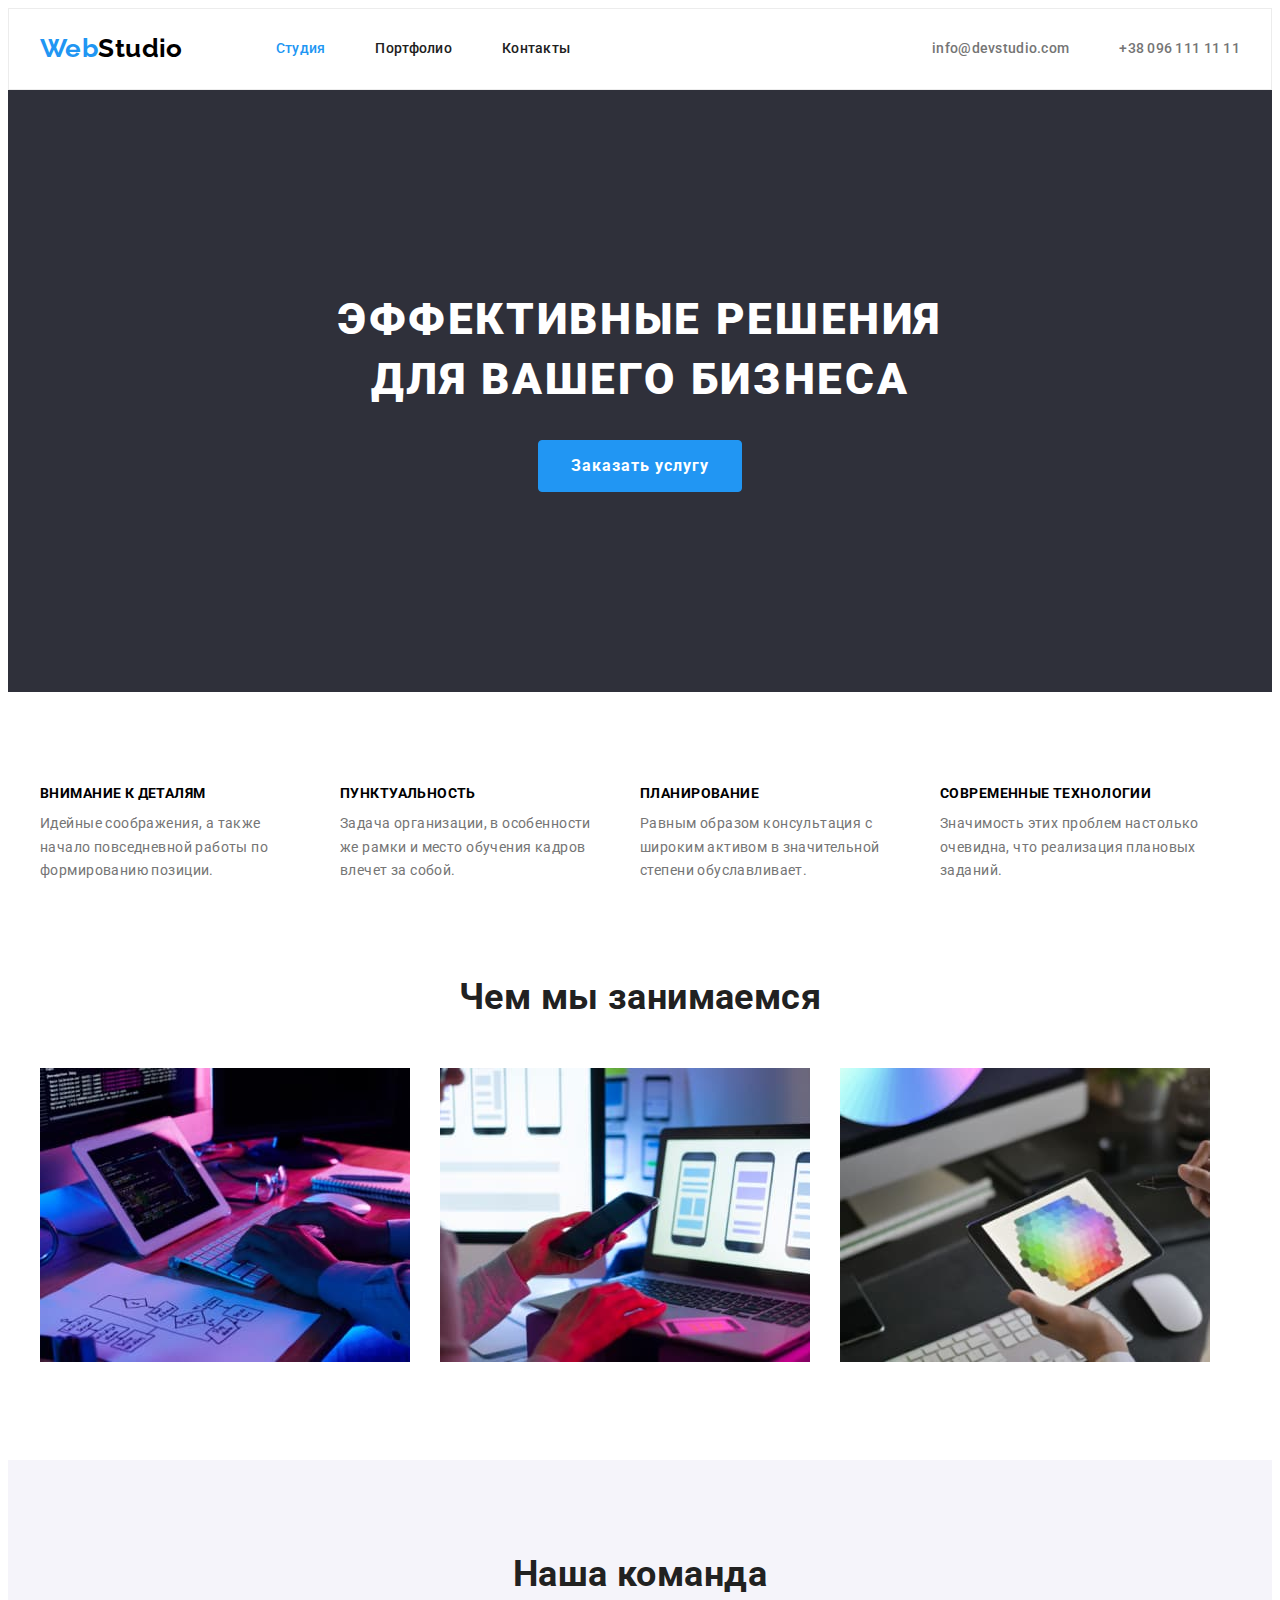
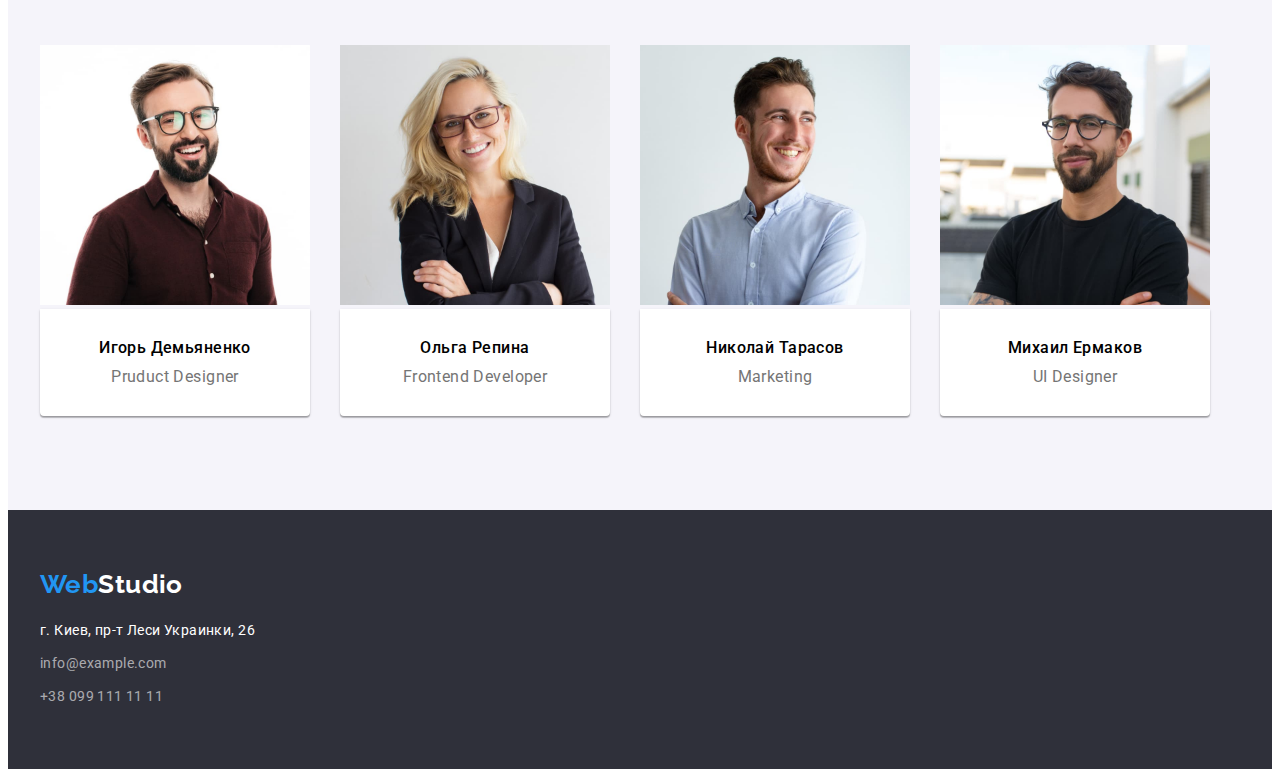
<file: index.html>
<!DOCTYPE html>
<html lang="ru">
  <head>
    <meta charset="UTF-8" />
    <meta http-equiv="X-UA-Compatible" content="IE=edge" />
    <meta name="viewport" content="width=device-width, initial-scale=1.0" />
    <title>Студия</title>
    <link rel="preconnect" href="https://fonts.googleapis.com" />
    <link rel="preconnect" href="https://fonts.gstatic.com" crossorigin />
    <link
      href="https://fonts.googleapis.com/css2?family=Raleway:wght@700&family=Roboto:wght@400;500;700;900&display=swap"
      rel="stylesheet"
    />
    <link
      rel="stylesheet"
      href="https://cdnjs.cloudflare.com/ajax/libs/modern-normalize/1.1.0/modern-normalize.min.css"
      integrity="sha512-wpPYUAdjBVSE4KJnH1VR1HeZfpl1ub8YT/NKx4PuQ5NmX2tKuGu6U/JRp5y+Y8XG2tV+wKQpNHVUX03MfMFn9Q=="
      crossorigin="anonymous"
      referrerpolicy="no-referrer"
    />
    <link rel="stylesheet" href="./css/styles.css" />
  </head>
  <body>
    <header class="header">
      <div class="conteiner">
        <a class="logo" href="./index.html"><span class="accent">Web</span>Studio</a>
        <nav>
          <ul class="nav-menu list">
            <li class="item"><a class="nav-link current" href="./index.html">Студия</a></li>
            <li class="item"><a class="nav-link" href="./portfolio.html">Портфолио</a></li>
            <li class="item"><a class="nav-link" href="./contacts.html">Контакты</a></li>
          </ul>
        </nav>
        <ul class="contact list">
          <li class="item">
            <a class="contact-link" href="mailto:info@devstudio.com">info@devstudio.com</a>
          </li>
          <li class="item">
            <a class="contact-link" href="tel:+380961111111">+38 096 111 11 11</a>
          </li>
        </ul>
      </div>
    </header>
    <main class="page">
      <section class="hero">
        <div class="conteiner">
          <h1 class="hero-title">Эффективные решения для вашего бизнеса</h1>
          <button class="btn" type="button">Заказать услугу</button>
        </div>
      </section>
      <section class="section">
        <div class="conteiner">
          <h2 hidden class="section-title">Особенности</h2>
          <ul class="features list">
            <li class="item">
              <h3 class="title">Внимание к деталям</h3>
              <p class="section-text">
                Идейные соображения, а также начало повседневной работы по формированию позиции.
              </p>
            </li>
            <li class="item">
              <h3 class="title">Пунктуальность</h3>
              <p class="section-text">
                Задача организации, в особенности же рамки и место обучения кадров влечет за собой.
              </p>
            </li>
            <li class="item">
              <h3 class="title">Планирование</h3>
              <p class="section-text">
                Равным образом консультация с широким активом в значительной степени обуславливает.
              </p>
            </li>
            <li class="item">
              <h3 class="title">Современные технологии</h3>
              <p class="section-text">
                Значимость этих проблем настолько очевидна, что реализация плановых заданий.
              </p>
            </li>
          </ul>
        </div>
      </section>
      <section class="jobs section">
        <div class="conteiner">
          <h2 class="section-title">Чем мы занимаемся</h2>
          <ul class="jobs list">
            <li class="item"><img src="./images/box1.jpg" alt="Создание сайтов" width="370" /></li>
            <li class="item"><img src="./images/box2.jpg" alt="Адаптация сайтов" width="370" /></li>
            <li class="item"><img src="./images/box3.jpg" alt="Дизайн сайтов" width="370" /></li>
          </ul>
        </div>
      </section>
      <section class="team section">
        <div class="conteiner">
          <h2 class="section-title">Наша команда</h2>
          <ul class="comand list">
            <li class="item">
              <img src="./images/img1.jpg" alt="Игорь Демьяненко" width="270" />
              <div class="team-item">
                <h3 class="comand-title">Игорь Демьяненко</h3>
                <p class="comand-text">Pruduct Designer</p>
              </div>
            </li>
            <li class="item">
              <img src="./images/img2.jpg" alt="Ольга Репина" width="270" />
              <div class="team-item">
                <h3 class="comand-title">Ольга Репина</h3>
                <p class="comand-text">Frontend Developer</p>
              </div>
            </li>
            <li class="item">
              <img src="./images/img3.jpg" alt="Николай Тарасов" width="270" />
              <div class="team-item">
                <h3 class="comand-title">Николай Тарасов</h3>
                <p class="comand-text">Marketing</p>
              </div>
            </li>

            <li class="item">
              <img src="./images/img4.jpg" alt="Михаил Ермаков" width="270" />
              <div class="team-item">
                <h3 class="comand-title">Михаил Ермаков</h3>
                <p class="comand-text">UI Designer</p>
              </div>
            </li>
          </ul>
        </div>
      </section>
    </main>
    <footer class="footer">
      <div class="conteiner">
        <a class="logo-footer" href="./index.html"><span class="accent">Web</span>Studio</a>
        <address class="address">
          <ul class="list adr-list">
            <li class="item">
              <a
                class="adr-link"
                href="https://goo.gl/maps/gPNB1iQAhUUWyKDR6"
                target="_blank"
                rel="noreferrer noopener"
                >г. Киев, пр-т Леси Украинки, 26</a
              >
            </li>
            <li class="item">
              <a class="link-smart" href="mailto:info@example.com">info@example.com</a>
            </li>
            <li class="item">
              <a class="link-smart" href="tel:+380991111111">+38 099 111 11 11</a>
            </li>
          </ul>
        </address>
      </div>
    </footer>
  </body>
</html>
</file>
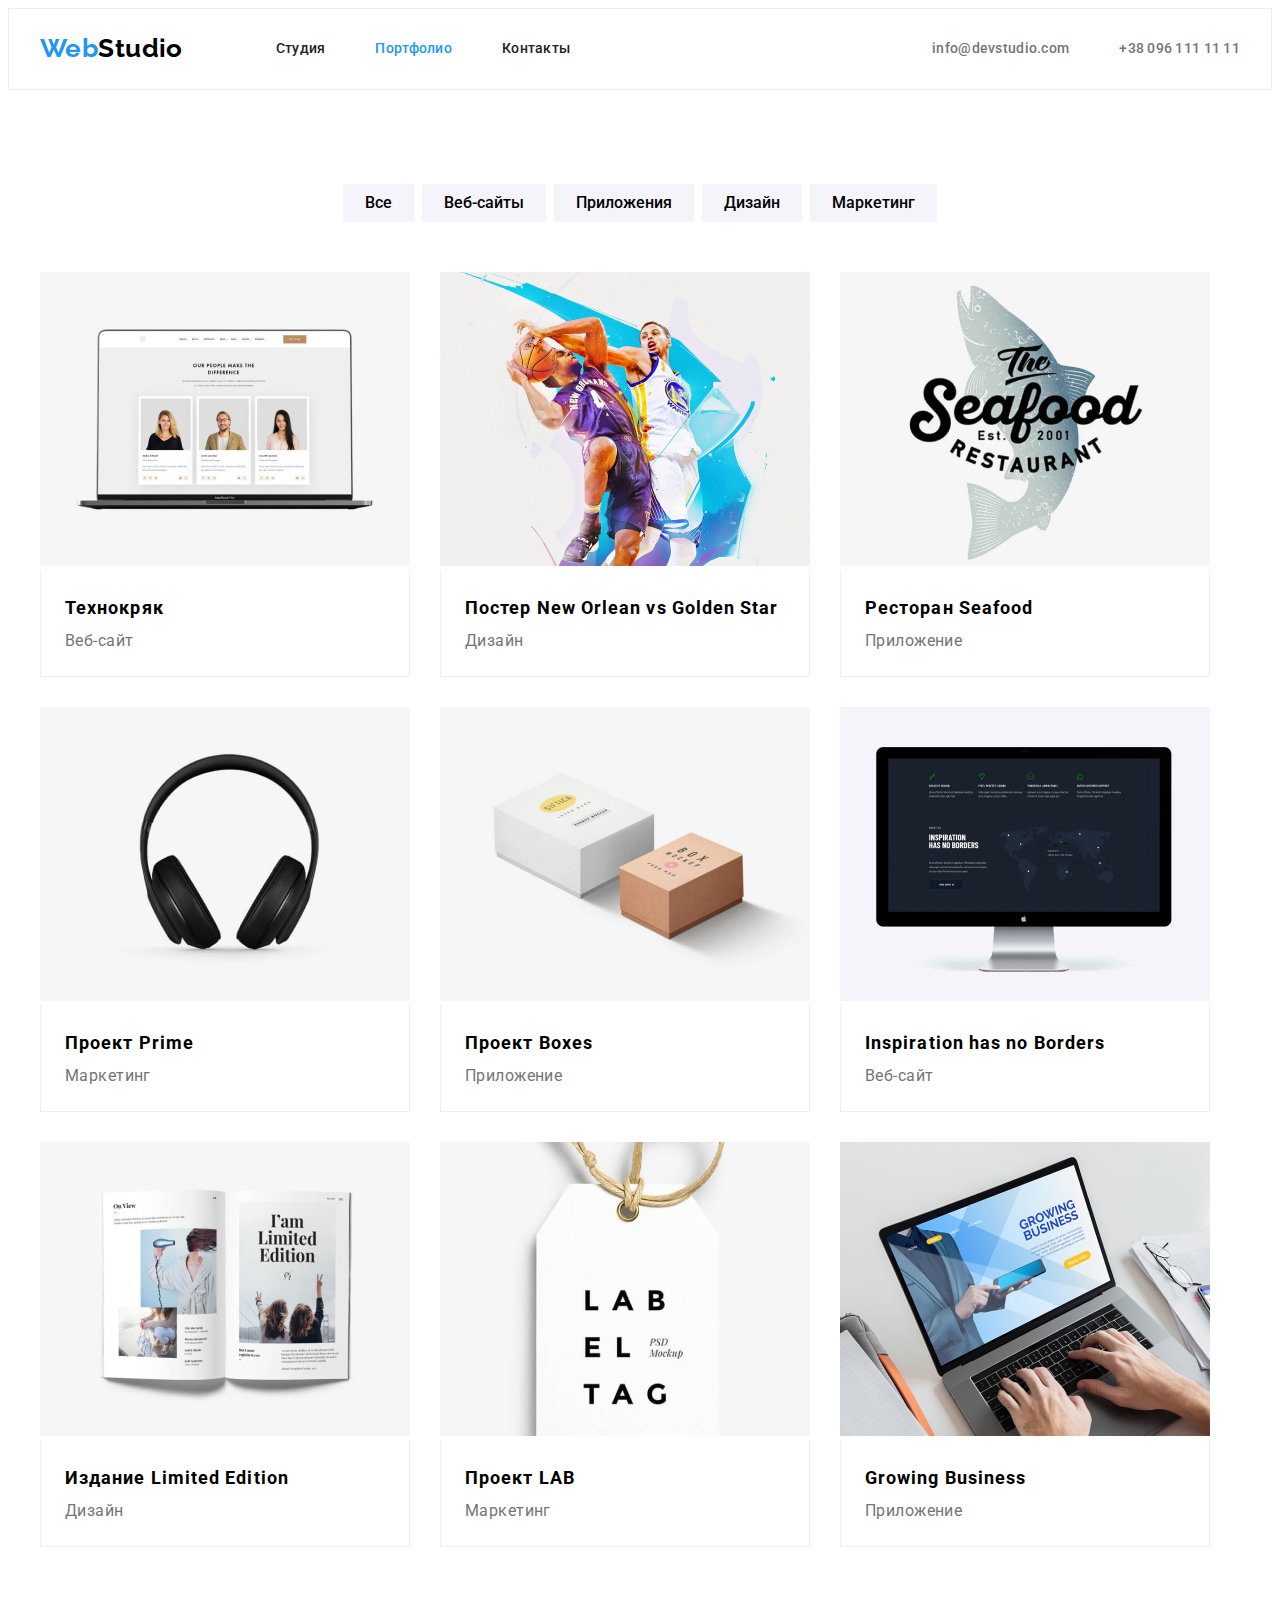
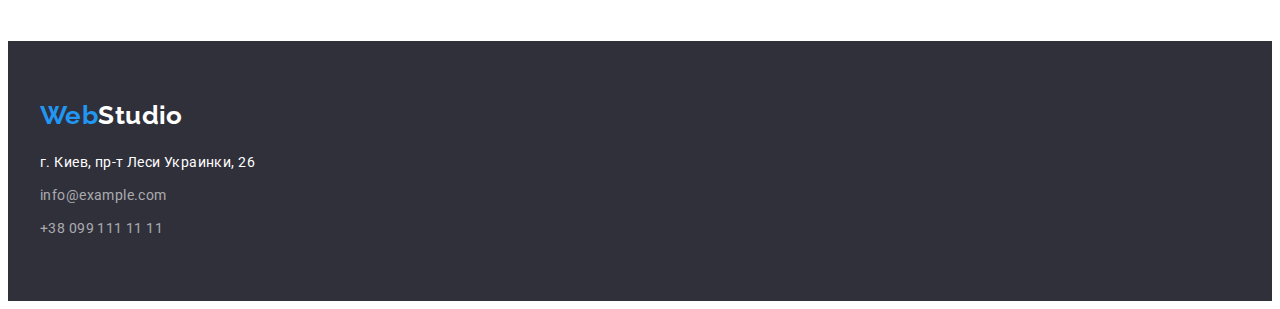
<file: portfolio.html>
<!DOCTYPE html>
<html lang="ru">
  <head>
    <meta charset="UTF-8" />
    <meta http-equiv="X-UA-Compatible" content="IE=edge" />
    <meta name="viewport" content="width=device-width, initial-scale=1.0" />
    <title>Портфолио</title>
    <link rel="preconnect" href="https://fonts.googleapis.com" />
    <link rel="preconnect" href="https://fonts.gstatic.com" crossorigin />
    <link
      href="https://fonts.googleapis.com/css2?family=Raleway:wght@700&family=Roboto:wght@400;500;700;900&display=swap"
      rel="stylesheet"
    />
    <link
      rel="stylesheet"
      href="https://cdnjs.cloudflare.com/ajax/libs/modern-normalize/1.1.0/modern-normalize.min.css"
      integrity="sha512-wpPYUAdjBVSE4KJnH1VR1HeZfpl1ub8YT/NKx4PuQ5NmX2tKuGu6U/JRp5y+Y8XG2tV+wKQpNHVUX03MfMFn9Q=="
      crossorigin="anonymous"
      referrerpolicy="no-referrer"
    />
    <link rel="stylesheet" href="./css/styles.css" />
  </head>

  <body>
    <header class="header">
      <div class="conteiner">
        <a class="logo" href="./index.html"><span class="accent">Web</span>Studio</a>
        <nav>
          <ul class="nav-menu list">
            <li class="item"><a class="nav-link" href="./index.html">Студия</a></li>
            <li class="item"><a class="nav-link current" href="./portfolio.html">Портфолио</a></li>
            <li class="item"><a class="nav-link" href="./contacts.html">Контакты</a></li>
          </ul>
        </nav>
        <ul class="contact list">
          <li class="item">
            <a class="contact-link" href="mailto:info@devstudio.com">info@devstudio.com</a>
          </li>
          <li class="item">
            <a class="contact-link" href="tel:+380961111111">+38 096 111 11 11</a>
          </li>
        </ul>
      </div>
    </header>
    <main class="page">
      <section class="section">
        <!-- Фильтри -->
        <div class="conteiner">
          <h2 hidden>Фильтры</h2>
          <ul class="filters list">
            <li class="item"><button class="filter" type="button">Все</button></li>
            <li class="item"><button class="filter" type="button">Веб-сайты</button></li>
            <li class="item"><button class="filter" type="button">Приложения</button></li>
            <li class="item"><button class="filter" type="button">Дизайн</button></li>
            <li class="item"><button class="filter" type="button">Маркетинг</button></li>
          </ul>
          <!-- Портфолио -->
          <h2 hidden>Портфолио</h2>
          <ul class="portfolio list">
            <li class="item">
              <a href=""><img src="./images/portfolio/img.jpg" alt="Технокряк" width="370" /></a>
              <div class="item-text">
                <h3 class="list-title">Технокряк</h3>
                <p class="list-text">Веб-сайт</p>
              </div>
            </li>
            <li class="item">
              <a href=""
                ><img
                  src="./images/portfolio/img-1.jpg"
                  alt="Постер New Orlean vs Golden Star"
                  width="370"
              /></a>
              <div class="item-text">
                <h3 class="list-title">Постер New Orlean vs Golden Star</h3>
                <p class="list-text">Дизайн</p>
              </div>
            </li>
            <li class="item">
              <a href=""
                ><img src="./images/portfolio/img-2.jpg" alt="Ресторан Seafood" width="370"
              /></a>
              <div class="item-text">
                <h3 class="list-title">Ресторан Seafood</h3>
                <p class="list-text">Приложение</p>
              </div>
            </li>
            <li class="item">
              <a href=""
                ><img src="./images/portfolio/img-3.jpg" alt="Проект Prime" width="370"
              /></a>
              <div class="item-text">
                <h3 class="list-title">Проект Prime</h3>
                <p class="list-text">Маркетинг</p>
              </div>
            </li>
            <li class="item">
              <a href=""
                ><img src="./images/portfolio/img-4.jpg" alt="Проект Boxes" width="370"
              /></a>
              <div class="item-text">
                <h3 class="list-title">Проект Boxes</h3>
                <p class="list-text">Приложение</p>
              </div>
            </li>
            <li class="item">
              <a href=""
                ><img
                  src="./images/portfolio/img-5.jpg"
                  alt="Inspiration has no Borders"
                  width="370"
              /></a>
              <div class="item-text">
                <h3 class="list-title">Inspiration has no Borders</h3>
                <p class="list-text">Веб-сайт</p>
              </div>
            </li>
            <li class="item">
              <a href=""
                ><img src="./images/portfolio/img-6.jpg" alt="Издание Limited Edition" width="370"
              /></a>
              <div class="item-text">
                <h3 class="list-title">Издание Limited Edition</h3>
                <p class="list-text">Дизайн</p>
              </div>
            </li>
            <li class="item">
              <a href=""><img src="./images/portfolio/img-7.jpg" alt="Проект LAB" width="370" /></a>
              <div class="item-text">
                <h3 class="list-title">Проект LAB</h3>
                <p class="list-text">Маркетинг</p>
              </div>
            </li>
            <li class="item">
              <a href=""
                ><img src="./images/portfolio/img-8.jpg" alt="Growing Business" width="370"
              /></a>
              <div class="item-text">
                <h3 class="list-title">Growing Business</h3>
                <p class="list-text">Приложение</p>
              </div>
            </li>
          </ul>
        </div>
      </section>
    </main>
    <footer class="footer">
      <div class="conteiner">
        <a class="logo-footer" href="./index.html"><span class="accent">Web</span>Studio</a>
        <address class="address">
          <ul class="list adr-list">
            <li class="item">
              <a
                class="adr-link"
                href="https://goo.gl/maps/gPNB1iQAhUUWyKDR6"
                target="_blank"
                rel="noreferrer noopener"
                >г. Киев, пр-т Леси Украинки, 26</a
              >
            </li>
            <li class="item">
              <a class="link-smart" href="mailto:info@example.com">info@example.com</a>
            </li>
            <li class="item">
              <a class="link-smart" href="tel:+380991111111">+38 099 111 11 11</a>
            </li>
          </ul>
        </address>
      </div>
    </footer>
  </body>
</html>
</file>
<file: css/styles.css>
:root {
  --main-color: #212121;
  --second-color: #757575;
  --accent: #2196f3;
  --black: #000000;
  --white: #ffffff;
  --bcg-color: #e5e5e5;
  --bcg-color-hero: #2f303a;
}
body {
  color: var(--main-color, #212121)
  background-color: var(--bcg-color, #e5e5e5);
  font-family: 'Roboto', sans-serif;
  font-size: 14px;
  line-height: 1.14;
  font-weight: 400;
  letter-spacing: 0.03em;
}
.conteiner {
     width: 1200px;
    padding: 0 15px;
    margin-left: auto;
    margin-right: auto;
    /* outline: 3px solid red; */
}
.list {
    list-style: none;
    margin: 0;
    padding: 0;
}
h1, h2,h3, p {
    margin: 0;
}
a {
    text-decoration: none;
}
/* Шапка */
.header {
    border: 1px solid #ECECEC;
}
.header .conteiner {
    display: flex;
    align-items: center;
 }
.logo {
  padding-top: 20px;
  padding-bottom: 20px;
  margin-right: 93px;
    color: var(--black, #000000);
  font-size: 26px;
  font-family: 'Raleway', sans-serif;
  font-weight: 700;
}
.accent{
    color: var(--accent, #2196f3);}
.nav-menu {
    display: flex;
}
.nav-menu > .item:not(:last-child) {
        margin-right: 50px;
    }
.nav-link{
    display: block;
    padding: 32px 0;
    color: var(--main-color, #212121);
    font-weight: 500;
    letter-spacing: 0.02em;
} 
.nav-link:hover,
.nav-link:focus {
    color: var(--accent, #2196f3)
}
.current {
    color: var(--accent, #2196f3);
}
.contact {
    display: flex;
    margin-left: auto;
}
.contact > .item:not(:last-child) {
    margin-right: 50px;
}
.contact-link {
    display: block;
    font-weight: 500;
    letter-spacing: 0.02em;
    color: var(--second-color, #757575);
}
.contact-link:hover,
.contact-link:focus {
    color: var(--accent, #2196f3);
}
/* Герой */
.hero, .footer {
    background-color: var(--bcg-color-hero, ##2f303a);
    color: var(--white, #ffffff)
}
.hero-title {
    margin-bottom: 30px;
    margin-left: auto;
    margin-right: auto; 
    width: 696px;   
    font-size: 44px;
    line-height: 1.36;
    font-weight: 900;
    text-transform: uppercase;
    text-align: center;
    letter-spacing: 0.06em;
}
.hero {
    padding-top: 200px;
    padding-bottom: 200px;
text-align: center;
}
.btn {
    padding: 10px 32px;
    font-family: inherit;
    font-size: 16px;
    line-height: 1.875;
    font-weight: 700;
    letter-spacing: 0.06em;
    color: var(--white, #ffffff);
    border: 1px solid var(--accent);
    border-radius: 4px;
    cursor: pointer;
    background-color: var(--accent, #2196f3);
    }
.btn:hover,
.btn:focus {
    background-color: #188CE8;
}
/* Секції */
.section {
    padding: 94px 0;
}
.section-title {
    margin-bottom: 50px;
    text-align: center;
    color: var(--main-color, #212121);
    font-size: 36px;
    font-weight: 700;
    }
.title {
    font-size: 14px;
    text-transform: uppercase;
    margin-bottom: 10px;
}
.section-text {
    line-height: 1.71;
    color: var(--second-color, #757575);
}
.features {
    display: flex;
}
.features > .item {
    width: 270px;
}
.features > .item:not(:last-child) {
    margin-right: 30px;
}
.jobs.section {
    padding-top: 0;
}
.jobs {
    display: flex;
    }
.jobs > .item:not(:last-child) {
    margin-right: 30px;
}
.team.section {
    background-color: #F5F4FA;
}
.comand-title {
    margin-bottom: 10px;
    font-size: 16px;
    font-weight: 500;
    text-align: center;
}
.comand-text {
    font-size: 16px;
    color: var(--second-color, #757575);
    text-align: center;
}
.comand {
    display: flex;
}
.team-item {
    padding: 30px 0;
    background: #FFFFFF;
/* material shadow v1 */

box-shadow: 0px 1px 3px rgba(0, 0, 0, 0.12), 0px 1px 1px rgba(0, 0, 0, 0.14), 0px 2px 1px rgba(0, 0, 0, 0.2);
border-radius: 0px 0px 4px 4px; 
}
.comand > .item:not(:last-child) {
    margin-right: 30px;
}
/* Підвал */
.footer {
    padding-top: 60px;
    padding-bottom: 60px;
}
.logo-footer {
    display: block;
    margin-bottom: 20px;
    color: var(--white, #ffffff);
  font-size: 26px;
  font-family: 'Raleway', sans-serif;
  font-weight: 700;
}
.address {
font-style: normal;
    }
    .adr-list > .item:not(:last-child) {
        margin-bottom: 9px;
    }
.adr-link {
    line-height: 1.71;
 color: var(--white, #ffffff);
    }
.link-smart {
    line-height: 1.71;
    color: rgba(255, 255, 255, 0.6);
}
/* Портфоліо фільтри */

.filter {
    padding: 6px 22px;
    font-family: inherit;
    font-size: 16px;
    font-weight: 500;
    line-height: 1.63;
    background-color: #F5F4FA;
    border: transparent;
        cursor: pointer;
    }
.filter:hover,
.filter:focus {
    background-color: var(--accent, #2196f3);
    color: var(--white, #ffffff);
    box-shadow: 0px 3px 1px rgba(0, 0, 0, 0.1), 0px 1px 2px rgba(0, 0, 0, 0.08), 0px 2px 2px rgba(0, 0, 0, 0.12);
    border-radius: 4px;
}
.filters {
    display: flex;
    justify-content: center;
    margin-bottom: 50px;
}
.filters > .item:not(:last-child) {
    margin-right: 8px;
}
.portfolio {
    display: flex;
    flex-wrap: wrap;
    gap: 30px;
}
.list-title {
    font-size: 18px;
    font-weight: 700;
    line-height: 2;
    letter-spacing: 0.06em;
}
.list-text {
    font-size: 16px;
    line-height: 1.88;
    color: var(--second-color, #757575);
}
.item-text {
    padding: 20px 24px;
    background: #FFFFFF;
    border-right: 1px solid #EEEEEE;
border-bottom: 1px solid #EEEEEE;
    border-left: 1px solid #EEEEEE;
}
</file>
